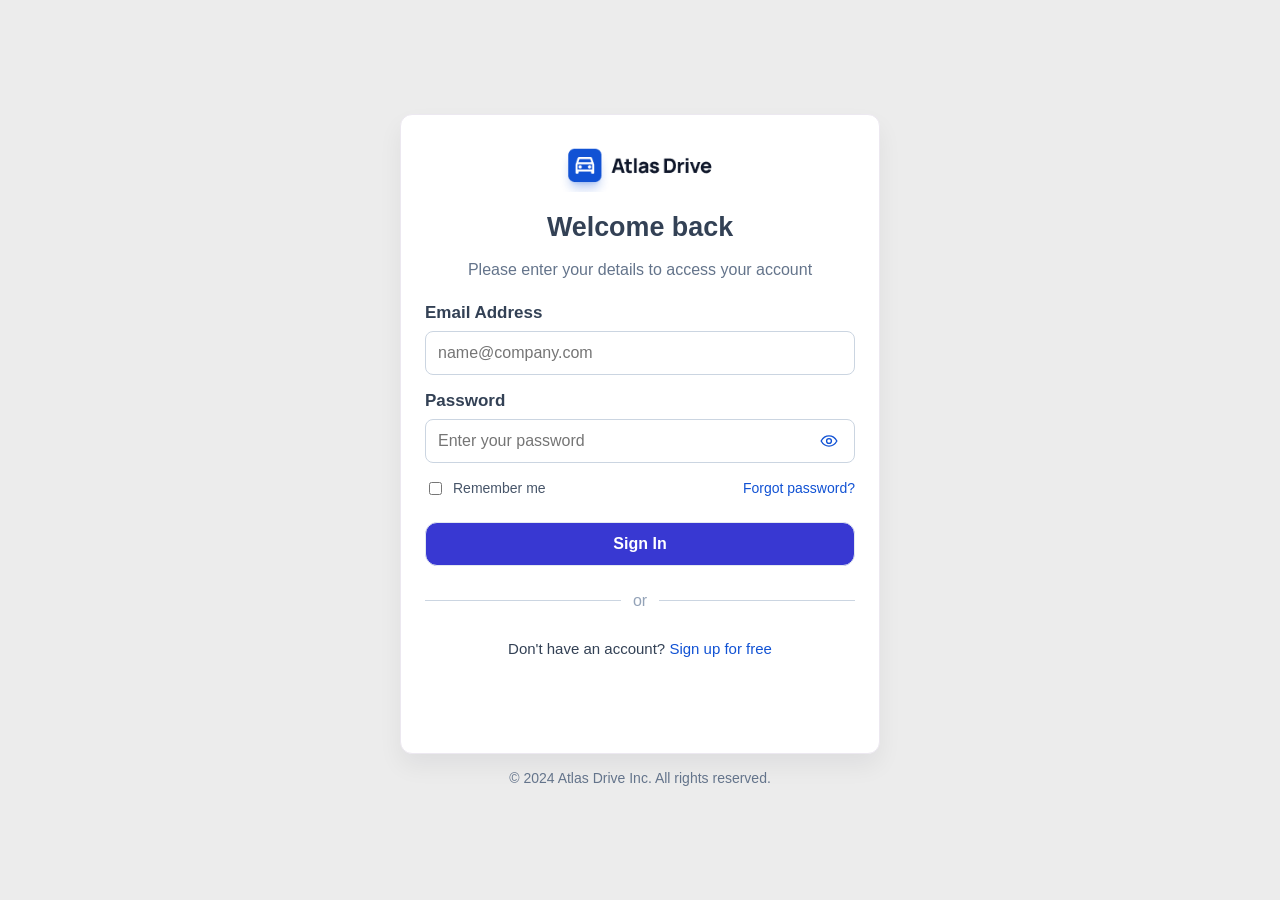
<file: Page_Login/index.html>
<!DOCTYPE html>
<html lang="en">
<head>
    <meta charset="UTF-8">
    <meta name="viewport" content="width=device-width, initial-scale=1.0">
    <title>Atlas Drive - Sign In</title>
    <link rel="icon" type="image/x-icon" href="../Source/Logo.png">
    <link rel="stylesheet" href="style.css">
    <script src="javaS.js" defer></script>
</head>
<body>
    <div class="fads">
        <div class="sing">
            <div class="head">
                <img src="../Source/Container.png" alt="Atlas Drive logo" class="icon">
            </div>
            <h1 class="hed">Welcome back</h1>
            <p class="subtext">Please enter your details to access your account</p>

            <form action="#" method="post" class="info">
                <div class="dic">
                    <label for="mail" class="labe">Email Address</label>
                    <input type="email" name="mail" id="mail" placeholder="name@company.com" class="inp" autocomplete="email" required>
                </div>

                <div class="dic">
                    <label for="password" class="labe">Password</label>
                    <div class="password-box">
                        <input type="password" name="password" id="password" placeholder="Enter your password" class="inp" autocomplete="current-password" required>
                        <button type="button" id="togglePassword" class="toggle-password" aria-label="Show password" aria-pressed="false">
                            <span aria-hidden="true" class="toggle-password__icon">
                                <svg viewBox="0 0 24 24" focusable="false">
                                    <path d="M1.5 12s3.75-6.75 10.5-6.75S22.5 12 22.5 12s-3.75 6.75-10.5 6.75S1.5 12 1.5 12Z"></path>
                                    <circle cx="12" cy="12" r="3.25"></circle>
                                </svg>
                            </span>
                        </button>
                    </div>
                </div>

                <div class="row-meta">
                    <label for="remember" class="remember">
                        <input type="checkbox" name="remember" id="remember">
                        <span>Remember me</span>
                    </label>
                    <a href="#" class="forgot">Forgot password?</a>
                </div>

                <button class="button" type="submit">Sign In</button>
            </form>

            <div class="divider" aria-hidden="true">
                <span>or</span>
            </div>

            <p class="kaka">Don't have an account? <a href="../Page_SingUp/index.html">Sign up for free</a></p>
        </div>
    </div>

    <footer>&copy; 2024 Atlas Drive Inc. All rights reserved.</footer>
</body>
</html>
</file>
<file: Page_Login/style.css>
* {
    box-sizing: border-box;
}

body {
    margin: 0;
    min-height: 100vh;
    font-family: "Manrope", sans-serif;
    font-optical-sizing: auto;
    display: flex;
    flex-direction: column;
    align-items: center;
    justify-content: center;
    padding: 32px 16px;
    background-color: rgb(236, 236, 236);
    color: rgb(51, 65, 85);
}

.fads {
    width: min(100%, 480px);
    border: 1px solid rgb(236, 232, 240);
    background-color: rgb(255, 255, 255);
    border-radius: 12px;
    box-shadow: 0 12px 24px rgba(15, 23, 42, 0.06);
    min-height: 640px;
}

.sing {
    width: 100%;
    display: flex;
    flex-direction: column;
    align-items: stretch;
    padding: 24px;
}

.head {
    display: flex;
    justify-content: center;
    margin-bottom: 12px;
}

.icon {
    margin: 8px;
    max-width: 170px;
    height: auto;
}

.hed {
    margin: 0;
    text-align: center;
    margin-bottom: 6px;
    font-size:clamp(25px, 2.1vw, 30px);
}

.subtext {
    margin: 12px 0 24px;
    text-align: center;
    color: rgb(100, 116, 139);
}

.info {
    display: flex;
    flex-direction: column;
    gap: 16px;
}

.dic {
    width: 100%;
}

.labe {
    display: block;
    margin-bottom: 8px;
    font-weight: 600;
    font-size: clamp(14px, 2.1vw, 17px);
}

.inp {
    width: 100%;
    padding: 12px;
    border: 1px solid rgb(203, 213, 225);
    border-radius: 8px;
    font: inherit;
    appearance: none;
}

.password-box {
    position: relative;
}

.password-box .inp {
    padding-right: 56px;
}

.toggle-password {
    position: absolute;
    top: 50%;
    right: 12px;
    transform: translateY(-50%);
    border: none;
    background: transparent;
    color: rgb(17, 82, 212);
    padding: 0;
    width: 28px;
    height: 28px;
    display: inline-flex;
    align-items: center;
    justify-content: center;
    line-height: 1;
    cursor: pointer;
}

.toggle-password__icon {
    width: 18px;
    height: 18px;
    display: inline-flex;
    align-items: center;
    justify-content: center;
}

.toggle-password__icon svg {
    width: 18px;
    height: 18px;
    stroke: currentColor;
    stroke-width: 1.8;
    fill: none;
    stroke-linecap: round;
    stroke-linejoin: round;
}

.toggle-password:hover {
    opacity: 0.8;
}

.toggle-password:focus-visible,
.inp:focus {
    outline: 2px solid rgba(56, 56, 210, 0.2);
}

.toggle-password:focus-visible {
    border-radius: 999px;
}

.inp:focus {
    border-color: rgb(56, 56, 210);
}

.row-meta {
    display: flex;
    align-items: center;
    justify-content: space-between;
    gap: 12px;
    font-size: clamp(10px, 2.1vw, 14px);
}

.remember {
    display: inline-flex;
    align-items: center;
    gap: 8px;
    color: rgb(71, 85, 105);
}

a {
    color: rgb(17, 82, 212);
    text-decoration: none;
}

a:hover {
    text-decoration: underline;
}

.button {
    width: 100%;
    border-radius: 12px;
    padding: 12px;
    font: inherit;
}

.button {
    margin-top: 8px;
    border: 1px solid rgba(226, 232, 240, 1);
    font-weight: 700;
    color: white;
    background-color: rgb(56, 56, 210);
    cursor: pointer;
    transition: background-color 0.2s ease, transform 0.2s ease;
    margin-bottom: 8px;
}

.button:hover {
    background-color: rgb(70, 70, 235);
    transform: translateY(-1px);
}

.divider {
    display: flex;
    align-items: center;
    gap: 12px;
    margin-top: 18px;
    color: rgb(148, 163, 184);
    text-align: center;
    margin-bottom: 6px;
}

.divider::before,
.divider::after {
    content: "";
    flex: 1;
    height: 1px;
    background-color: rgb(203, 213, 225);
}

.kaka {
    margin: 24px 0 0;
    text-align: center;
    font-size: clamp(14px, 1.3vw, 15px);
}

footer {
    margin-top: 16px;
    text-align: center;
    color: rgb(100, 116, 139);
    font-size: clamp(12px, 2.1vw, 14px);
}

@media (max-width: 520px) {
    body {
        padding: 20px 12px;
    }

    .sing {
        padding: 20px 16px;
    }

    .row-meta {
        flex-direction: row;
        align-items: stretch;
    }
}
</file>
